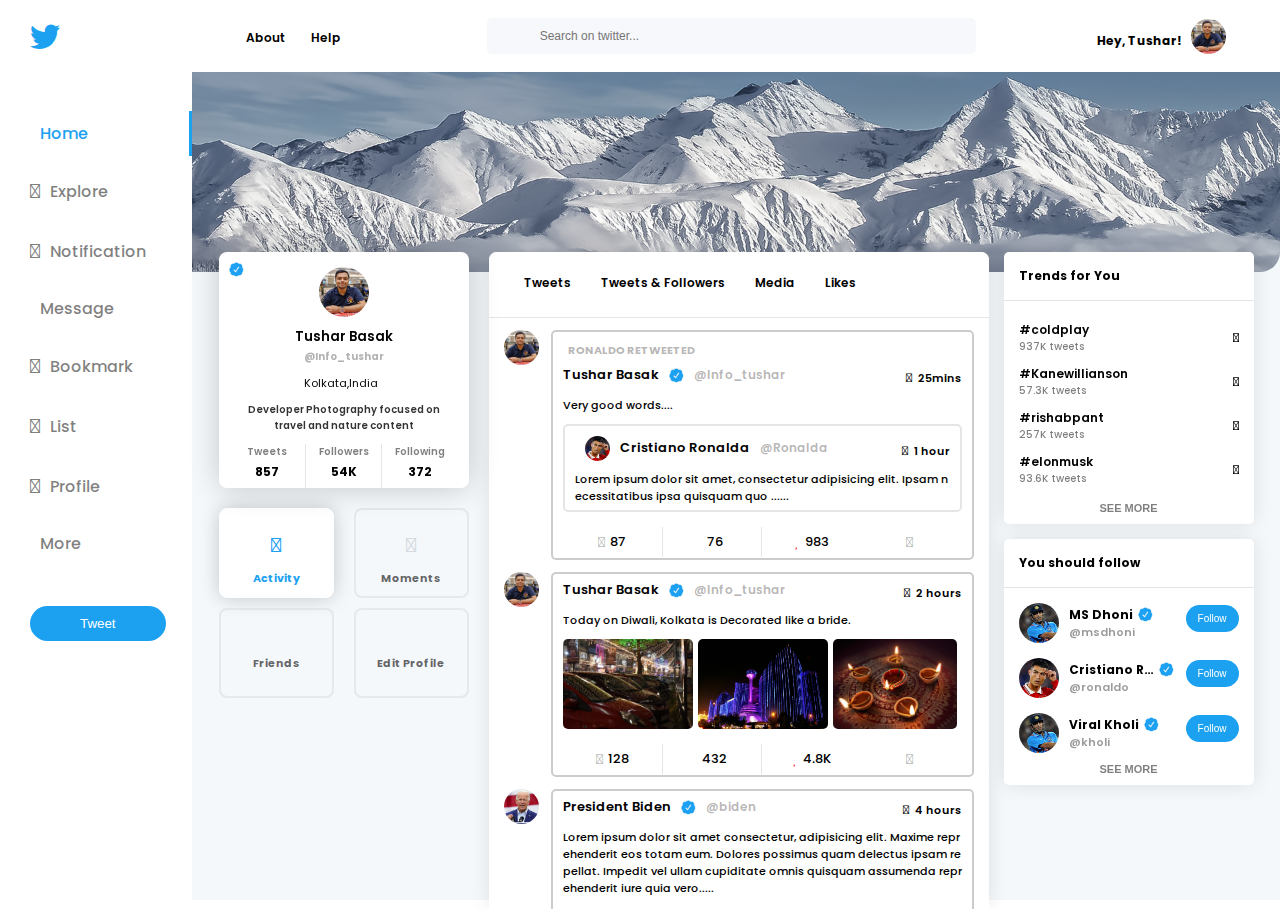
<file: index.html>
<!DOCTYPE html>
<html lang="en">

<head>
  <meta charset="UTF-8">
  <meta http-equiv="X-UA-Compatible" content="IE=edge">
  <meta name="viewport" content="width=device-width, initial-scale=1.0">
  <link rel="shortcut icon" href="img/favicon.png" type="image/x-icon">
  <link rel="stylesheet" href="https://cdnjs.cloudflare.com/ajax/libs/font-awesome/5.15.4/css/all.min.css"
    integrity="sha512-1ycn6IcaQQ40/MKBW2W4Rhis/DbILU74C1vSrLJxCq57o941Ym01SwNsOMqvEBFlcgUa6xLiPY/NS5R+E6ztJQ=="
    crossorigin="anonymous" referrerpolicy="no-referrer" />
  <link rel="stylesheet" href="https://cdnjs.cloudflare.com/ajax/libs/font-awesome/6.4.0/css/all.min.css"
    integrity="sha512-iecdLmaskl7CVkqkXNQ/ZH/XLlvWZOJyj7Yy7tcenmpD1ypASozpmT/E0iPtmFIB46ZmdtAc9eNBvH0H/ZpiBw=="
    crossorigin="anonymous" referrerpolicy="no-referrer" />
  <link rel="stylesheet" href="style.css">
  <title>Twitter Clone</title>
</head>

<body>
  <header>
    <aside>
      <a href="#" class="logo"><i class="fab fa-twitter"></i></a>
      <ul>
        <li class="li_active"><a href="/"><i class="fa-solid fa-house"></i> Home</a></li>
        <li><a href="#"><i class="fa-solid fa-hashtag"></i> Explore</a></li>
        <li><a href="#"><i class="fa-solid fa-bell"></i> Notification</a></li>
        <li><a href="#"><i class="fa-solid fa-message"></i> Message</a></li>
        <li><a href="#"><i class="fa-solid fa-bookmark"></i> Bookmark</a></li>
        <li><a href="#"><i class="fa-solid fa-clipboard-list"></i> List</a></li>
        <li><a href="profile.html"><i class="fa-solid fa-user"></i> Profile</a></li>
        <li><a href="#"><i class="fa-solid fa-ellipsis"></i> More</a></li>
      </ul>
      <button>Tweet</button>
    </aside>
    <section>
      <nav>
        <ul>
          <li><a href="#">About</a></li>
          <li><a href="#">Help</a></li>
        </ul>
        <div class="search_bar">
          <i class="fa-solid fa-magnifying-glass"></i>
          <input type="text" placeholder="Search on twitter...">
        </div>
        <div class="user">
          <h6>Hey, Tushar!</h6>
          <img src="img/user_tushar.jpeg" alt="profile picture">
        </div>
      </nav>
      <div class="profile_post_folloe_box">
        <div class="profile_box">
          <div class="profile_card">
            <img src="icon/bluetick.png" alt="blue tick" class="blue_tick_pc">
            <img src="img/user_tushar.jpeg" alt="profile image" class="profile_image">
            <h5>Tushar Basak</h5>
            <h6>@Info_tushar</h6>
            <address>
              <a href="#">
                <i class="fa-sharp fa-solid fa-location-dot"></i>
                Kolkata,India
              </a>
              <a href="#">
                <i class="fa-solid fa-earth-americas"></i>
              </a>
            </address>
            <p>Developer Photography focused on travel and nature content</p>
            <div class="data">
              <div class="data_card">
                <p>Tweets</p>
                <h4>857</h4>
              </div>
              <div class="data_card">
                <p>Followers</p>
                <h4>54K</h4>
              </div>
              <div class="data_card">
                <p>Following</p>
                <h4>372</h4>
              </div>
            </div>

          </div>
          <div class="activity_box">
            <div class="activity_card_box">
              <i class="fa-solid fa-eye"></i>
              <h6>Activity</h6>
            </div>
            <div class="activity_card_box">
              <i class="fa-solid fa-bolt"></i>
              <h6>Moments</h6>
            </div>
            <div class="activity_card_box">
              <i class="fa-solid fa-user-group"></i>
              <h6>Friends</h6>
            </div>
            <div class="activity_card_box">
              <i class="fa-solid fa-gear"></i>
              <h6>Edit Profile</h6>
            </div>
          </div>
        </div>
        <div class="post_follow_box">
          <div class="post_box">
            <nav>
              <ul>
                <li><a href="#">Tweets</a></li>
                <li><a href="#">Tweets & Followers</a></li>
                <li><a href="#">Media</a></li>
                <li><a href="#">Likes</a></li>
              </ul>
              <i class="fa-solid fa-ellipsis"></i>
            </nav>
            <div class="post_main_box">
              <div class="post_card_box">
                <div class="post_profile">
                  <img src="img/user_tushar.jpeg" alt="profile Image">
                </div>
                <div class="content">
                  <h6 class="retweet"><i class="fa-solid fa-repeat"></i> RONALDO RETWEETED</h6>
                  <div class="user_name_time">
                    <h5>Tushar Basak <img src="icon/bluetick.png" alt="blue tick">
                      <p>@Info_tushar</p>
                    </h5>
                    <h6><i class="fa-regular fa-clock"></i> 25mins</h6>
                  </div>
                  <h3>Very good words....</h3>
                  <div class="retweet_content_box">
                    <div class="user_name_time">
                      <h5><img src="img/user2.jpg" alt="Cristiano Ronaldo">Cristiano Ronalda
                        <p>@Ronalda</p>
                      </h5>
                      <h6><i class="fa-regular fa-clock"></i> 1 hour</h6>
                    </div>
                    <h3>Lorem ipsum dolor sit amet, consectetur adipisicing elit. Ipsam
                      necessitatibus ipsa quisquam quo ...... </h3>
                  </div>
                  <div class="tweet_card_social_data">
                    <div class="tweet_social_card">
                      <i class="fa-solid fa-comment"></i>
                      <span>87</span>
                    </div>
                    <div class="tweet_social_card">
                      <i class="fa-solid fa-repeat"></i>
                      <span>76</span>
                    </div>
                    <div class="tweet_social_card">
                      <i class="fa-solid fa-heart"></i>
                      <span>983</span>
                    </div>
                    <div class="tweet_social_card">
                      <i class="fa-solid fa-share"></i>
                    </div>
                  </div>

                </div>
              </div>
              <div class="post_card_box">
                <div class="post_profile">
                  <img src="img/user_tushar.jpeg" alt="profile Image">
                </div>
                <div class="content">

                  <div class="user_name_time">
                    <h5>Tushar Basak <img src="icon/bluetick.png" alt="blue tick">
                      <p>@Info_tushar</p>
                    </h5>
                    <h6><i class="fa-regular fa-clock"></i> 2 hours</h6>
                  </div>
                  <h3>Today on Diwali, Kolkata is Decorated like a bride.</h3>
                  <div class="image_post_box">
                    <img src="img/img1.jpg" alt="">
                    <img src="img/img2.webp" alt="">
                    <img src="img/img3.jpg" alt="">
                  </div>

                  <div class="tweet_card_social_data">
                    <div class="tweet_social_card">
                      <i class="fa-solid fa-comment"></i>
                      <span>128</span>
                    </div>
                    <div class="tweet_social_card">
                      <i class="fa-solid fa-repeat"></i>
                      <span>432</span>
                    </div>
                    <div class="tweet_social_card">
                      <i class="fa-solid fa-heart"></i>
                      <span>4.8K</span>
                    </div>
                    <div class="tweet_social_card">
                      <i class="fa-solid fa-share"></i>
                    </div>
                  </div>

                </div>
              </div>
              <div class="post_card_box">
                <div class="post_profile">
                  <img src="img/user4.jpg" alt="profile Image">
                </div>
                <div class="content">

                  <div class="user_name_time">
                    <h5>President Biden <img src="icon/bluetick.png" alt="blue tick">
                      <p>@biden</p>
                    </h5>
                    <h6><i class="fa-regular fa-clock"></i> 4 hours</h6>
                  </div>
                  <h3>Lorem ipsum dolor sit amet consectetur, adipisicing elit. Maxime reprehenderit
                    eos totam eum. Dolores possimus quam delectus ipsam repellat. Impedit vel ullam
                    cupiditate omnis quisquam assumenda reprehenderit iure quia vero.....</h3>


                  <div class="tweet_card_social_data">
                    <div class="tweet_social_card">
                      <i class="fa-solid fa-comment"></i>
                      <span>5628</span>
                    </div>
                    <div class="tweet_social_card">
                      <i class="fa-solid fa-repeat"></i>
                      <span>2432</span>
                    </div>
                    <div class="tweet_social_card">
                      <i class="fa-solid fa-heart"></i>
                      <span>64.8K</span>
                    </div>
                    <div class="tweet_social_card">
                      <i class="fa-solid fa-share"></i>
                    </div>
                  </div>

                </div>
              </div>
            </div>
          </div>

          <div class="follow_box">
            <div class="tread_for_you">
              <nav>
                <h6>Trends for You</h6>
                <i class="fa-solid fa-gear"></i>
              </nav>
              <div class="trend_box">
                <div class="rate">
                  <li><a href="#">#coldplay <br>
                      <p>937K tweets</p>
                    </a><i class="fa-solid fa-chevron-down"></i></li>
                  <div class="interest">
                    <button class="smile"><i class="fa-solid fa-face-smile"></i> Interested</button>
                    <button class="frown"><i class="fa-solid fa-face-frown"></i> Not
                      Interested</button>
                  </div>
                </div>
                <div class="rate">
                  <li><a href="#">#Kanewillianson <br>
                      <p>57.3K tweets</p>
                    </a><i class="fa-solid fa-chevron-down"></i></li>
                  <div class="interest">
                    <button class="smile"><i class="fa-solid fa-face-smile"></i> Interested</button>
                    <button class="frown"><i class="fa-solid fa-face-frown"></i> Not
                      Interested</button>
                  </div>
                </div>
                <div class="rate">
                  <li><a href="#">#rishabpant <br>
                      <p>257K tweets</p>
                    </a><i class="fa-solid fa-chevron-down"></i></li>
                  <div class="interest">
                    <button class="smile"><i class="fa-solid fa-face-smile"></i> Interested</button>
                    <button class="frown"><i class="fa-solid fa-face-frown"></i> Not
                      Interested</button>
                  </div>
                </div>
                <div class="rate">
                  <li><a href="#">#elonmusk <br>
                      <p>93.6K tweets</p>
                    </a><i class="fa-solid fa-chevron-down"></i></li>
                  <div class="interest">
                    <button class="smile"><i class="fa-solid fa-face-smile"></i> Interested</button>
                    <button class="frown"><i class="fa-solid fa-face-frown"></i> Not
                      Interested</button>
                  </div>
                </div>
                <button class="see_more">SEE MORE</button>
              </div>
            </div>
            <div class="you_should_follow tread_for_you">
              <nav>
                <h6>You should follow</h6>
                <i class="fa-solid fa-rotate-right"></i>
              </nav>
              <div class="follow_box">
                <div class="follow_profile_name">
                  <img src="img/user1.jpg" alt="profile image" class="follow_profile">
                  <div class="user_name">
                    <div class="user_name_follow">
                      <h6>MS Dhoni</h6><img src="icon/bluetick.png" alt="bluetick">
                    </div>
                    <p>@msdhoni</p>
                  </div>
                </div>
                <button>Follow</button>
              </div>
              <div class="follow_box">
                <div class="follow_profile_name">
                  <img src="img/user2.jpg" alt="profile image" class="follow_profile">
                  <div class="user_name">
                    <div class="user_name_follow">
                      <h6>Cristiano Ronalda</h6><img src="icon/bluetick.png" alt="bluetick">
                    </div>
                    <p>@ronaldo</p>
                  </div>
                </div>
                <button>Follow</button>
              </div>
              <div class="follow_box">
                <div class="follow_profile_name">
                  <img src="img/user1.jpg" alt="profile image" class="follow_profile">
                  <div class="user_name">
                    <div class="user_name_follow">
                      <h6>Viral Kholi</h6><img src="icon/bluetick.png" alt="bluetick">
                    </div>
                    <p>@kholi</p>
                  </div>
                </div>
                <button>Follow</button>
              </div>
              <button class="see_more">SEE MORE</button>

            </div>
          </div>
        </div>

      </div>

    </section>

  </header>

</body>

</html>
</file>
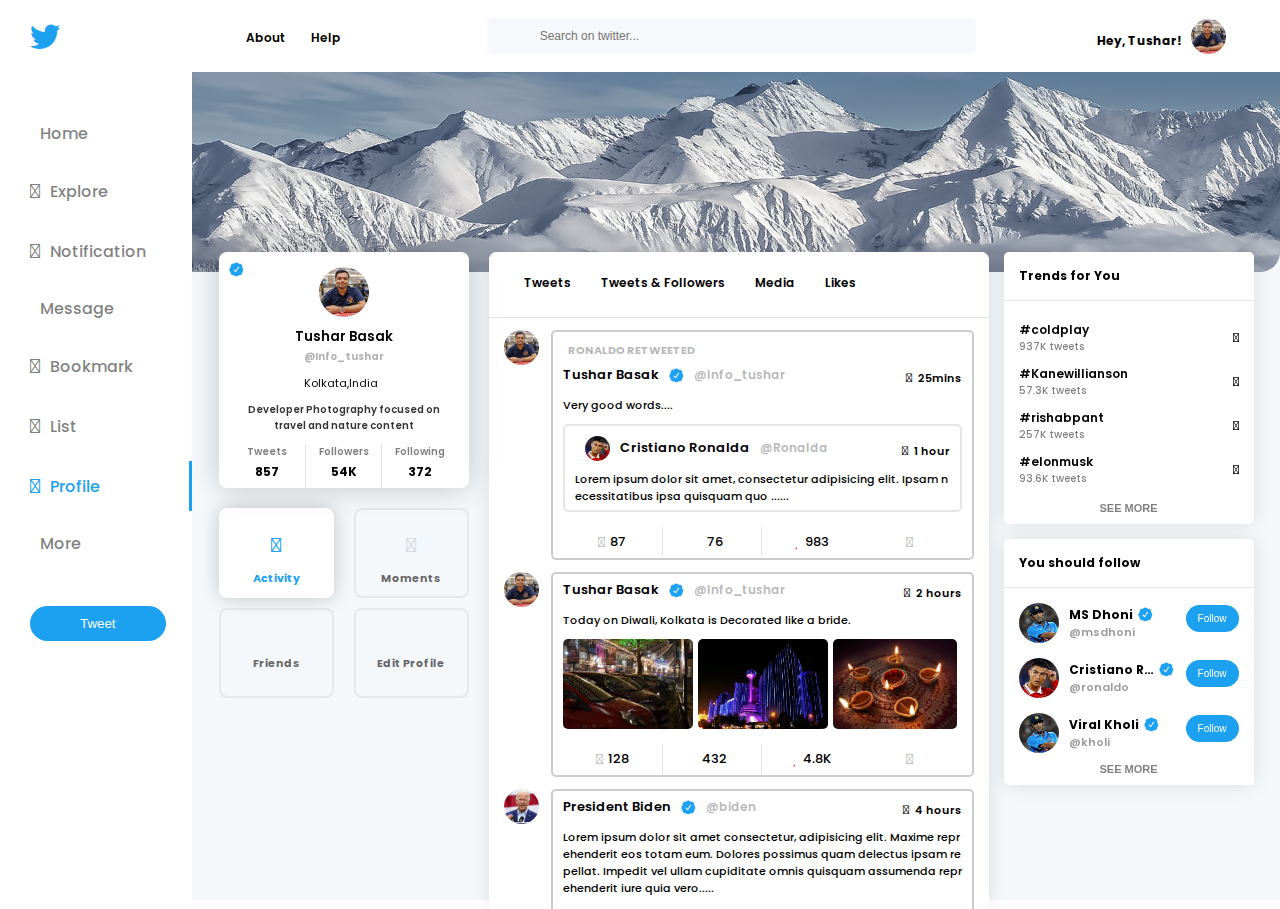
<file: profile.html>
<!DOCTYPE html>
<html lang="en">

<head>
  <meta charset="UTF-8">
  <meta http-equiv="X-UA-Compatible" content="IE=edge">
  <meta name="viewport" content="width=device-width, initial-scale=1.0">
  <link rel="shortcut icon" href="img/favicon.png" type="image/x-icon">
  <link rel="stylesheet" href="https://cdnjs.cloudflare.com/ajax/libs/font-awesome/5.15.4/css/all.min.css"
    integrity="sha512-1ycn6IcaQQ40/MKBW2W4Rhis/DbILU74C1vSrLJxCq57o941Ym01SwNsOMqvEBFlcgUa6xLiPY/NS5R+E6ztJQ=="
    crossorigin="anonymous" referrerpolicy="no-referrer" />
  <link rel="stylesheet" href="https://cdnjs.cloudflare.com/ajax/libs/font-awesome/6.4.0/css/all.min.css"
    integrity="sha512-iecdLmaskl7CVkqkXNQ/ZH/XLlvWZOJyj7Yy7tcenmpD1ypASozpmT/E0iPtmFIB46ZmdtAc9eNBvH0H/ZpiBw=="
    crossorigin="anonymous" referrerpolicy="no-referrer" />
  <link rel="stylesheet" href="style.css">
  <title>Twitter Clone</title>
</head>

<body>
  <header>
    <aside>
      <a href="#" class="logo"><i class="fab fa-twitter"></i></a>
      <ul>
        <li><a href="/"><i class="fa-solid fa-house"></i> Home</a></li>
        <li><a href="#"><i class="fa-solid fa-hashtag"></i> Explore</a></li>
        <li><a href="#"><i class="fa-solid fa-bell"></i> Notification</a></li>
        <li><a href="#"><i class="fa-solid fa-message"></i> Message</a></li>
        <li><a href="#"><i class="fa-solid fa-bookmark"></i> Bookmark</a></li>
        <li><a href="#"><i class="fa-solid fa-clipboard-list"></i> List</a></li>
        <li class="li_active"><a href="profile.html"><i class="fa-solid fa-user"></i> Profile</a></li>
        <li><a href="#"><i class="fa-solid fa-ellipsis"></i> More</a></li>
      </ul>
      <button>Tweet</button>
    </aside>
    <section>
      <nav>
        <ul>
          <li><a href="#">About</a></li>
          <li><a href="#">Help</a></li>
        </ul>
        <div class="search_bar">
          <i class="fa-solid fa-magnifying-glass"></i>
          <input type="text" placeholder="Search on twitter...">
        </div>
        <div class="user">
          <h6>Hey, Tushar!</h6>
          <img src="img/user_tushar.jpeg" alt="profile picture">
        </div>
      </nav>
      <div class="profile_post_folloe_box">
        <div class="profile_box">
          <div class="profile_card">
            <img src="icon/bluetick.png" alt="blue tick" class="blue_tick_pc">
            <img src="img/user_tushar.jpeg" alt="profile image" class="profile_image">
            <h5>Tushar Basak</h5>
            <h6>@Info_tushar</h6>
            <address>
              <a href="#">
                <i class="fa-sharp fa-solid fa-location-dot"></i>
                Kolkata,India
              </a>
              <a href="#">
                <i class="fa-solid fa-earth-americas"></i>
              </a>
            </address>
            <p>Developer Photography focused on travel and nature content</p>
            <div class="data">
              <div class="data_card">
                <p>Tweets</p>
                <h4>857</h4>
              </div>
              <div class="data_card">
                <p>Followers</p>
                <h4>54K</h4>
              </div>
              <div class="data_card">
                <p>Following</p>
                <h4>372</h4>
              </div>
            </div>

          </div>
          <div class="activity_box">
            <div class="activity_card_box">
              <i class="fa-solid fa-eye"></i>
              <h6>Activity</h6>
            </div>
            <div class="activity_card_box">
              <i class="fa-solid fa-bolt"></i>
              <h6>Moments</h6>
            </div>
            <div class="activity_card_box">
              <i class="fa-solid fa-user-group"></i>
              <h6>Friends</h6>
            </div>
            <div class="activity_card_box">
              <i class="fa-solid fa-gear"></i>
              <h6>Edit Profile</h6>
            </div>
          </div>
        </div>
        <div class="post_follow_box">
          <div class="post_box">
            <nav>
              <ul>
                <li><a href="#">Tweets</a></li>
                <li><a href="#">Tweets & Followers</a></li>
                <li><a href="#">Media</a></li>
                <li><a href="#">Likes</a></li>
              </ul>
              <i class="fa-solid fa-ellipsis"></i>
            </nav>
            <div class="post_main_box">
              <div class="post_card_box">
                <div class="post_profile">
                  <img src="img/user_tushar.jpeg" alt="profile Image">
                </div>
                <div class="content">
                  <h6 class="retweet"><i class="fa-solid fa-repeat"></i> RONALDO RETWEETED</h6>
                  <div class="user_name_time">
                    <h5>Tushar Basak <img src="icon/bluetick.png" alt="blue tick">
                      <p>@Info_tushar</p>
                    </h5>
                    <h6><i class="fa-regular fa-clock"></i> 25mins</h6>
                  </div>
                  <h3>Very good words....</h3>
                  <div class="retweet_content_box">
                    <div class="user_name_time">
                      <h5><img src="img/user2.jpg" alt="Cristiano Ronaldo">Cristiano Ronalda
                        <p>@Ronalda</p>
                      </h5>
                      <h6><i class="fa-regular fa-clock"></i> 1 hour</h6>
                    </div>
                    <h3>Lorem ipsum dolor sit amet, consectetur adipisicing elit. Ipsam
                      necessitatibus ipsa quisquam quo ...... </h3>
                  </div>
                  <div class="tweet_card_social_data">
                    <div class="tweet_social_card">
                      <i class="fa-solid fa-comment"></i>
                      <span>87</span>
                    </div>
                    <div class="tweet_social_card">
                      <i class="fa-solid fa-repeat"></i>
                      <span>76</span>
                    </div>
                    <div class="tweet_social_card">
                      <i class="fa-solid fa-heart"></i>
                      <span>983</span>
                    </div>
                    <div class="tweet_social_card">
                      <i class="fa-solid fa-share"></i>
                    </div>
                  </div>

                </div>
              </div>
              <div class="post_card_box">
                <div class="post_profile">
                  <img src="img/user_tushar.jpeg" alt="profile Image">
                </div>
                <div class="content">

                  <div class="user_name_time">
                    <h5>Tushar Basak <img src="icon/bluetick.png" alt="blue tick">
                      <p>@Info_tushar</p>
                    </h5>
                    <h6><i class="fa-regular fa-clock"></i> 2 hours</h6>
                  </div>
                  <h3>Today on Diwali, Kolkata is Decorated like a bride.</h3>
                  <div class="image_post_box">
                    <img src="img/img1.jpg" alt="">
                    <img src="img/img2.webp" alt="">
                    <img src="img/img3.jpg" alt="">
                  </div>

                  <div class="tweet_card_social_data">
                    <div class="tweet_social_card">
                      <i class="fa-solid fa-comment"></i>
                      <span>128</span>
                    </div>
                    <div class="tweet_social_card">
                      <i class="fa-solid fa-repeat"></i>
                      <span>432</span>
                    </div>
                    <div class="tweet_social_card">
                      <i class="fa-solid fa-heart"></i>
                      <span>4.8K</span>
                    </div>
                    <div class="tweet_social_card">
                      <i class="fa-solid fa-share"></i>
                    </div>
                  </div>

                </div>
              </div>
              <div class="post_card_box">
                <div class="post_profile">
                  <img src="img/user4.jpg" alt="profile Image">
                </div>
                <div class="content">

                  <div class="user_name_time">
                    <h5>President Biden <img src="icon/bluetick.png" alt="blue tick">
                      <p>@biden</p>
                    </h5>
                    <h6><i class="fa-regular fa-clock"></i> 4 hours</h6>
                  </div>
                  <h3>Lorem ipsum dolor sit amet consectetur, adipisicing elit. Maxime reprehenderit
                    eos totam eum. Dolores possimus quam delectus ipsam repellat. Impedit vel ullam
                    cupiditate omnis quisquam assumenda reprehenderit iure quia vero.....</h3>


                  <div class="tweet_card_social_data">
                    <div class="tweet_social_card">
                      <i class="fa-solid fa-comment"></i>
                      <span>5628</span>
                    </div>
                    <div class="tweet_social_card">
                      <i class="fa-solid fa-repeat"></i>
                      <span>2432</span>
                    </div>
                    <div class="tweet_social_card">
                      <i class="fa-solid fa-heart"></i>
                      <span>64.8K</span>
                    </div>
                    <div class="tweet_social_card">
                      <i class="fa-solid fa-share"></i>
                    </div>
                  </div>

                </div>
              </div>
            </div>
          </div>

          <div class="follow_box">
            <div class="tread_for_you">
              <nav>
                <h6>Trends for You</h6>
                <i class="fa-solid fa-gear"></i>
              </nav>
              <div class="trend_box">
                <div class="rate">
                  <li><a href="#">#coldplay <br>
                      <p>937K tweets</p>
                    </a><i class="fa-solid fa-chevron-down"></i></li>
                  <div class="interest">
                    <button class="smile"><i class="fa-solid fa-face-smile"></i> Interested</button>
                    <button class="frown"><i class="fa-solid fa-face-frown"></i> Not
                      Interested</button>
                  </div>
                </div>
                <div class="rate">
                  <li><a href="#">#Kanewillianson <br>
                      <p>57.3K tweets</p>
                    </a><i class="fa-solid fa-chevron-down"></i></li>
                  <div class="interest">
                    <button class="smile"><i class="fa-solid fa-face-smile"></i> Interested</button>
                    <button class="frown"><i class="fa-solid fa-face-frown"></i> Not
                      Interested</button>
                  </div>
                </div>
                <div class="rate">
                  <li><a href="#">#rishabpant <br>
                      <p>257K tweets</p>
                    </a><i class="fa-solid fa-chevron-down"></i></li>
                  <div class="interest">
                    <button class="smile"><i class="fa-solid fa-face-smile"></i> Interested</button>
                    <button class="frown"><i class="fa-solid fa-face-frown"></i> Not
                      Interested</button>
                  </div>
                </div>
                <div class="rate">
                  <li><a href="#">#elonmusk <br>
                      <p>93.6K tweets</p>
                    </a><i class="fa-solid fa-chevron-down"></i></li>
                  <div class="interest">
                    <button class="smile"><i class="fa-solid fa-face-smile"></i> Interested</button>
                    <button class="frown"><i class="fa-solid fa-face-frown"></i> Not
                      Interested</button>
                  </div>
                </div>
                <button class="see_more">SEE MORE</button>
              </div>
            </div>
            <div class="you_should_follow tread_for_you">
              <nav>
                <h6>You should follow</h6>
                <i class="fa-solid fa-rotate-right"></i>
              </nav>
              <div class="follow_box">
                <div class="follow_profile_name">
                  <img src="img/user1.jpg" alt="profile image" class="follow_profile">
                  <div class="user_name">
                    <div class="user_name_follow">
                      <h6>MS Dhoni</h6><img src="icon/bluetick.png" alt="bluetick">
                    </div>
                    <p>@msdhoni</p>
                  </div>
                </div>
                <button>Follow</button>
              </div>
              <div class="follow_box">
                <div class="follow_profile_name">
                  <img src="img/user2.jpg" alt="profile image" class="follow_profile">
                  <div class="user_name">
                    <div class="user_name_follow">
                      <h6>Cristiano Ronalda</h6><img src="icon/bluetick.png" alt="bluetick">
                    </div>
                    <p>@ronaldo</p>
                  </div>
                </div>
                <button>Follow</button>
              </div>
              <div class="follow_box">
                <div class="follow_profile_name">
                  <img src="img/user1.jpg" alt="profile image" class="follow_profile">
                  <div class="user_name">
                    <div class="user_name_follow">
                      <h6>Viral Kholi</h6><img src="icon/bluetick.png" alt="bluetick">
                    </div>
                    <p>@kholi</p>
                  </div>
                </div>
                <button>Follow</button>
              </div>
              <button class="see_more">SEE MORE</button>

            </div>
          </div>
        </div>

      </div>

    </section>
  </header>
</body>

</html>
</file>
<file: style.css>
@import url('https://fonts.googleapis.com/css2?family=Poppins:ital,wght@0,100;0,200;0,300;0,400;0,500;0,600;0,700;0,800;0,900;1,100;1,200;1,300;1,400;1,500;1,600;1,700;1,800;1,900&display=swap');

* {
  padding: 0;
  margin: 0;
  box-sizing: border-box;
}

body {
  font-family: 'Poppins', sans-serif;
}

header {
  position: relative;
  width: 100%;
  height: 100vh;
  background: #f4f8fb;
  display: flex;
}

header aside {
  width: 15%;
  height: 100%;
  background: #fff;
  padding: 15px 0px 15px 30px;
}

header section {
  position: relative;
  width: 85%;
  height: 100%;
  /* border: 2px solid green; */
}

header aside .logo {
  font-size: 30px;
  color: #1ca1f1;
}

header aside ul {
  list-style-type: none;
  margin-top: 50px;
}

header aside ul li {
  padding: 10px 0px;
  margin-top: 10px;
}

header aside ul li a {
  text-decoration: none;
  color: rgb(0, 0, 0, .5);
  font-size: 16px;
  font-weight: 500;
  display: flex;
  align-items: center;
  transition: .3s linear;
}

header aside ul li a:hover {
  color: #1ca1f1;
}

header aside ul li a i {
  margin-right: 10px;
  font-size: 20px;
}

/* active class list item */
header aside ul .li_active {
  border-right: 3px solid #1ca1f1;
}

header aside ul .li_active a {
  color: #1ca1f1;
}

header aside button {
  margin-top: 40px;
  padding: 10px 50px;
  border-radius: 20px;
  border: none;
  outline: none;
  color: #fff;
  background: #1ca1f1;
  transition: .3 linear;
  cursor: pointer;
}

header aside button:hover {
  background: rgb(28, 161, 241, .5);
}

header section nav {
  width: 100%;
  height: 8%;
  background: #fff;
  display: flex;
  align-items: center;
  justify-content: space-between;
  padding: 0 5%;
}

header section nav ul {
  list-style: none;
  display: flex;
  align-items: center;
}

header section nav ul li {
  padding: 3px 25px 3px 0px;
}

header section nav ul li a {
  text-decoration: none;
  font-size: 12px;
  font-weight: 600;
  color: #000;
  transition: .3s linear;
}

header section nav ul li a:hover {
  color: gray;
}

header section nav .search_bar {
  width: 50%;
  display: flex;
  align-items: center;
  justify-content: center;
  background: #f7f8fb;
  padding: 8px 15px;
  border-radius: 5px;
}

header section nav .search_bar input {
  width: 90%;
  padding: 3px 15px;
  border: none;
  outline: none;
  font-size: 12px;
  background: none;
}

header section nav .search_bar .bi {
  font-size: 14px;
}

header section nav .user {
  display: flex;
  align-items: center;
}

header section nav .user h6 {
  color: #000;
  font-size: 12px;
}

header section nav .user img {
  margin-left: 10px;
  width: 35px;
  height: 35px;
  border-radius: 50%;
}

header section::before {
  content: '';
  position: absolute;
  width: 100%;
  height: 200px;
  background: url(img/bg1.png)no-repeat center center/cover;
  top: 8%;
  border-radius: 0px 0px 20px 0px;
  opacity: .9;
}

header section .profile_post_folloe_box {
  position: absolute;
  top: 28%;
  width: 100%;
  height: 73%;
  /* border: 1px solid #000; */
  display: flex;
  justify-content: center;
}

header section .profile_post_folloe_box .profile_box {
  width: 250px;
  height: auto;
  /* border: 1px solid #000 */
}

header section .profile_post_folloe_box .profile_box .profile_card {
  position: relative;
  width: 100%;
  height: auto;
  background-color: #fff;
  box-shadow: 0px 0px 30px rgb(0, 0, 0, .2);
  padding: 15px 10px 0px 10px;
  border-radius: 8px;
  display: flex;
  align-items: center;
  justify-content: center;
  flex-direction: column;

}

header section .profile_post_folloe_box .profile_box .profile_card .blue_tick_pc {
  position: absolute;
  top: 10px;
  left: 10px;
  width: 15px;
}

header section .profile_post_folloe_box .profile_box .profile_card .profile_image {
  width: 50px;
  height: 50px;
  border-radius: 50%;
}

header section .profile_post_folloe_box .profile_box .profile_card h5 {
  font-weight: 600;
  margin-top: 10px;
}

header section .profile_post_folloe_box .profile_box .profile_card h6 {
  color: rgb(0, 0, 0, .3);
  font-size: 10px;
  padding: 2px 0px;
}

header section .profile_post_folloe_box .profile_box .profile_card address {
  display: flex;
  align-items: center;
  margin-top: 8px;
}

header section .profile_post_folloe_box .profile_box .profile_card address a {
  text-decoration: none;
  color: #000;
  font-size: 11px;
  font-style: normal;
}

header section .profile_post_folloe_box .profile_box .profile_card address a:nth-child(2) {
  margin-left: 5px;
}

header section .profile_post_folloe_box .profile_box .profile_card p {
  font-size: 10px;
  font-weight: 600;
  text-align: center;
  margin-top: 10px;
  padding: 0px 5px;
  color: rgb(0, 0, 0, .8);
}

header section .profile_post_folloe_box .profile_box .profile_card .data {
  width: 100%;
  display: flex;
  align-items: center;
  justify-content: space-between;
  margin-top: 10px;
}

header section .profile_post_folloe_box .profile_box .profile_card .data .data_card {
  width: 33.33%;

}

header section .profile_post_folloe_box .profile_box .profile_card .data .data_card:nth-child(2) {
  border-left: 1px solid rgb(0, 0, 0, .1);
  border-right: 1px solid rgb(0, 0, 0, .1);
}

header section .profile_post_folloe_box .profile_box .profile_card .data .data_card p,
h4 {
  text-align: center;
  font-size: 10px;
  margin-top: 0px;
  color: rgb(0, 0, 0, .5);

}

header section .profile_post_folloe_box .profile_box .profile_card .data .data_card h4 {
  font-size: 12px;
  padding: 3px 0px 7px 0px;
  color: #000;
}

header section .profile_post_folloe_box .profile_box .activity_box {
  width: 100%;
  height: auto;
  display: flex;
  align-items: center;
  justify-content: space-between;
  flex-wrap: wrap;
  /* border: 1px solid #000; */
  margin-top: 10px;
}

header section .profile_post_folloe_box .profile_box .activity_box .activity_card_box {
  width: 115px;
  height: 90px;
  border: 2px solid rgb(213, 218, 222, .5);
  margin-top: 10px;
  border-radius: 8px;
  display: flex;
  align-items: center;
  justify-content: center;
  flex-direction: column;
  transition: .3s linear;
  cursor: pointer;
}

header section .profile_post_folloe_box .profile_box .activity_box .activity_card_box:nth-child(1) {
  background: #fff;
  box-shadow: 0px 0px 20px rgb(0, 0, 0, .2);
  border: 1px solid #fff;
}

header section .profile_post_folloe_box .profile_box .activity_box .activity_card_box i,
h6 {
  font-size: 20px;
  color: #d5dade;
  padding-top: 10px;
  transition: .3s linear;
}

header section .profile_post_folloe_box .profile_box .activity_box .activity_card_box h6 {
  color: rgb(0, 0, 0, .6);
  font-size: 11px;
}

header section .profile_post_folloe_box .profile_box .activity_box .activity_card_box:hover {
  background: #fff;
  border: 2px solid #fff;
  box-shadow: 0px 0px 20px rgb(0, 0, 0, .1);
}

header section .profile_post_folloe_box .profile_box .activity_box .activity_card_box:hover h6 {
  color: #1ca1f1;
}

header section .profile_post_folloe_box .profile_box .activity_box .activity_card_box:hover i {
  color: #1ca1f1;
}

header section .profile_post_folloe_box .profile_box .activity_box .activity_card_box:nth-child(1) h6 {
  color: #1ca1f1;
}

header section .profile_post_folloe_box .profile_box .activity_box .activity_card_box:nth-child(1) i {
  color: #1ca1f1;
}

header section .profile_post_folloe_box .post_follow_box {
  width: auto;
  height: auto;
  /* border: 1px solid #000; */
  margin-left: 20px;
  display: flex;
}

header section .profile_post_folloe_box .post_follow_box .post_box {
  width: 500px;
  height: 100%;
  background: #fff;
  box-shadow: 0px 0px 20px rgb(0, 0, 0, .1);
  border-radius: 8px;
}


header section .profile_post_folloe_box .post_follow_box .follow_box {
  width: 250px;
  height: auto;
  margin-left: 15px;
  /* border: 1px solid #000; */
}

header section .profile_post_folloe_box .post_follow_box .post_box nav {
  border-radius: 8px 8px 0px 0px;
  border-bottom: 1px solid rgb(0, 0, 0, .1);
  height: 10%;
}

header section .profile_post_folloe_box .post_follow_box .post_box nav li {
  border-bottom: 3px solid transparent;
  display: flex;
  align-items: center;
  justify-content: center;
  padding: 3px 0px;
  margin-right: 10px;
  transition: .3 linear;
}

header section .profile_post_folloe_box .post_follow_box .post_box nav li:hover {
  border-bottom: 3px solid #1ca1f1;
}

header section .profile_post_folloe_box .post_follow_box .post_box nav li a {
  padding: 12px 10px;
  /* text-align: center; */
}

header section .profile_post_folloe_box .post_follow_box .post_box nav li a:hover {
  color: #1ca1f1;
}

header section .profile_post_folloe_box .post_follow_box .post_box nav i {
  color: rgb(0, 0, 0, .5);
  cursor: pointer;
  transition: .3 linear;
}

header section .profile_post_folloe_box .post_follow_box .post_box nav i:hover {
  color: #000;
}

header section .profile_post_folloe_box .post_follow_box .post_box .post_main_box {
  width: 100%;
  height: 90%;
  /* border: 1px solid #000; */
  overflow: auto;
}

header section .profile_post_folloe_box .post_follow_box .post_box .post_main_box::-webkit-scrollbar {
  width: 5px;
  background: rgb(0, 0, 0, .1);
  border-radius: 20px;
  visibility: hidden;
}

header section .profile_post_folloe_box .post_follow_box .post_box .post_main_box::-webkit-scrollbar-thumb {
  width: 5px;
  background: rgb(0, 0, 0, .2);
  border-radius: 20px;
  visibility: hidden;
}

header section .profile_post_folloe_box .post_follow_box .post_box .post_main_box:hover::-webkit-scrollbar {
  visibility: visible;
}

header section .profile_post_folloe_box .post_follow_box .post_box .post_main_box:hover::-webkit-scrollbar-thumb {
  visibility: visible;
}

header section .profile_post_folloe_box .post_follow_box .post_box .post_main_box .post_card_box {
  width: 100%;
  height: auto;
  background: #fff;
  padding: 12px 15px 0px 15px;
  display: flex;
}

header section .profile_post_folloe_box .post_follow_box .post_box .post_main_box .post_card_box .post_profile {
  width: 10%;
}

header section .profile_post_folloe_box .post_follow_box .post_box .post_main_box .post_card_box .post_profile img {
  width: 35px;
  height: 35px;
  border-radius: 50%;
}

header section .profile_post_folloe_box .post_follow_box .post_box .post_main_box .post_card_box .content {
  width: 90%;
  border: 2px solid rgb(0, 0, 0, .2);
  border-radius: 5px;
  padding: 0px 10px;
}

header section .profile_post_folloe_box .post_follow_box .post_box .post_main_box .post_card_box .content .retweet {
  color: rgb(0, 0, 0, .3);
  font-size: 11px;
  display: flex;
  align-items: center;
}

header section .profile_post_folloe_box .post_follow_box .post_box .post_main_box .post_card_box .content .retweet i {
  font-size: 10px;
  margin-right: 5px;
}

header section .profile_post_folloe_box .post_follow_box .post_box .post_main_box .post_card_box .content .user_name_time {
  display: flex;
  align-items: center;
  justify-content: space-between;
}

header section .profile_post_folloe_box .post_follow_box .post_box .post_main_box .post_card_box .content .user_name_time h5 {
  display: flex;
  align-items: center;
  justify-content: space-between;
  font-size: 13px;
  font-weight: 600;
  margin-top: 5px;
}

header section .profile_post_folloe_box .post_follow_box .post_box .post_main_box .post_card_box .content .user_name_time h5 img {
  width: 15px;
  margin-left: 10px;
}

header section .profile_post_folloe_box .post_follow_box .post_box .post_main_box .post_card_box .content .user_name_time h5 p {
  font-size: 12px;
  color: rgb(0, 0, 0, .3);
  margin-left: 10px;
}

header section .profile_post_folloe_box .post_follow_box .post_box .post_main_box .post_card_box .content .user_name_time h6 {
  color: #000;
  font-size: 11px;
  font-weight: 600;
}

header section .profile_post_folloe_box .post_follow_box .post_box .post_main_box .post_card_box .content .user_name_time h6 i {
  font-size: 12px;
  margin-right: 3px;
}

header section .profile_post_folloe_box .post_follow_box .post_box .post_main_box .post_card_box .content h3 {
  font-size: 11px;
  font-weight: 500;
  word-break: break-all;
  margin-top: 10px;
}

header section .profile_post_folloe_box .post_follow_box .post_box .post_main_box .post_card_box .content .retweet_content_box {
  width: 100%;
  height: auto;
  padding: 5px 10px;
  border: 2px solid rgb(0, 0, 0, .1);
  border-radius: 5px;
  margin-top: 10px;
}

header section .profile_post_folloe_box .post_follow_box .post_box .post_main_box .post_card_box .content .retweet_content_box .user_name_time h5 img:nth-child(1) {
  width: 25px;
  height: 25px;
  border-radius: 50%;
  margin-right: 10px;

}

header section .profile_post_folloe_box .post_follow_box .post_box .post_main_box .post_card_box .content .tweet_card_social_data {
  display: flex;
  align-items: center;
  justify-content: space-between;
  margin-top: 15px;
}

header section .profile_post_folloe_box .post_follow_box .post_box .post_main_box .post_card_box .content .tweet_card_social_data .tweet_social_card {
  width: 25%;
  display: flex;
  align-items: center;
  justify-content: center;
  padding: 5px;
}

header section .profile_post_folloe_box .post_follow_box .post_box .post_main_box .post_card_box .content .tweet_card_social_data .tweet_social_card:nth-child(2) {
  border-left: 1px solid rgb(0, 0, 0, .1);
  border-right: 1px solid rgb(0, 0, 0, .1);
}

header section .profile_post_folloe_box .post_follow_box .post_box .post_main_box .post_card_box .content .tweet_card_social_data .tweet_social_card:nth-child(2) {
  border-right: 1px solid rgb(0, 0, 0, .1);
}

header section .profile_post_folloe_box .post_follow_box .post_box .post_main_box .post_card_box .content .tweet_card_social_data .tweet_social_card i {
  color: rgb(0, 0, 0, .3);
  margin-right: 5px;
  font-size: 14px;
}

header section .profile_post_folloe_box .post_follow_box .post_box .post_main_box .post_card_box .content .tweet_card_social_data .tweet_social_card span {
  font-size: 13px;
  font-weight: 500;
}

header section .profile_post_folloe_box .post_follow_box .post_box .post_main_box .post_card_box .content .tweet_card_social_data .tweet_social_card:nth-child(3) i {
  color: red;
}

header section .profile_post_folloe_box .post_follow_box .post_box .post_main_box .post_card_box .content .image_post_box {
  width: 100%;
  height: auto;
  display: flex;
  margin-top: 10px;
  /* border: 1px solid #000; */
}

header section .profile_post_folloe_box .post_follow_box .post_box .post_main_box .post_card_box .content .image_post_box img {
  width: 130px;
  height: 90px;
  border-radius: 5px;
  margin-right: 5px;

}

header section .profile_post_folloe_box .post_follow_box .follow_box .tread_for_you {
  width: 100%;
  height: auto;
  background: #fff;
  box-shadow: 0px 0px 20px rgb(0, 0, 0, .1);
  border-radius: 5px;
}

header section .profile_post_folloe_box .post_follow_box .follow_box .tread_for_you nav {
  width: 100%;
  height: auto;
  padding: 15px;
  align-items: center;
  border-radius: 8px 8px 0px 0px;
  border-bottom: 1px solid rgb(0, 0, 0, .1);
}

header section .profile_post_folloe_box .post_follow_box .follow_box .tread_for_you nav h6 {
  font-size: 12px;
  color: #000;
  padding: 0px;
}

header section .profile_post_folloe_box .post_follow_box .follow_box .tread_for_you .trend_box {
  width: 100%;
  height: auto;
  padding: 15px 15px 0px 15px;
}

header section .profile_post_folloe_box .post_follow_box .follow_box .tread_for_you .trend_box .rate li {
  list-style-type: none;
  display: flex;
  align-items: center;
  justify-content: space-between;
  padding: 5px 0px;
}

header section .profile_post_folloe_box .post_follow_box .follow_box .tread_for_you .trend_box .rate li a {
  text-decoration: none;
  font-size: 12px;
  font-weight: 600;
  color: #000;
}

header section .profile_post_folloe_box .post_follow_box .follow_box .tread_for_you .trend_box .rate li a p {
  text-decoration: none;
  font-size: 10px;
  font-weight: 500;
  color: rgb(0, 0, 0, .5);
}

header section .profile_post_folloe_box .post_follow_box .follow_box .tread_for_you .trend_box .rate li i {
  font-size: 12px;
}

header section .profile_post_folloe_box .post_follow_box .follow_box .tread_for_you .trend_box .rate .interest button {
  border: none;
  outline: none;
  background: none;
  margin-right: 5px;
  color: rgb(0, 0, 0, .6);
  transition: .3s linear;
  cursor: pointer;
}

header section .profile_post_folloe_box .post_follow_box .follow_box .tread_for_you .trend_box .rate .interest button:hover {
  color: #000;
}

header section .profile_post_folloe_box .post_follow_box .follow_box .tread_for_you .trend_box .rate .interest button i {
  margin-right: 5px;
}

header section .profile_post_folloe_box .post_follow_box .follow_box .tread_for_you .trend_box .rate .interest {
  height: 0px;
  overflow: hidden;
}

header section .profile_post_folloe_box .post_follow_box .follow_box .tread_for_you .trend_box .see_more {
  width: 100%;
  border: none;
  background: none;
  outline: none;
  color: rgb(0, 0, 0, .5);
  font-size: 11px;
  font-weight: 600;
  padding: 10px 0px;
  text-align: center;
  transition: .3s linear;
  cursor: pointer;
}

header section .profile_post_folloe_box .post_follow_box .follow_box .tread_for_you .trend_box .see_more:hover {
  color: #000;
}

header section .profile_post_folloe_box .post_follow_box .follow_box .you_should_follow {
  margin-top: 15px;
}

header section .profile_post_folloe_box .post_follow_box .follow_box .you_should_follow .follow_box {
  width: auto;
  height: auto;
  display: flex;
  align-items: center;
  justify-content: space-between;
  margin: 5px 15px 0px 15px;
}

header section .profile_post_folloe_box .post_follow_box .follow_box .you_should_follow .follow_box .follow_profile_name {
  display: flex;
  align-items: center;
  margin-top: 10px;
  width: 60%;
}

header section .profile_post_folloe_box .post_follow_box .follow_box .you_should_follow .follow_box .follow_profile_name img {
  width: 40px;
  height: 40px;
  border-radius: 50%;
  /* margin-top: 0px; */
}

header section .profile_post_folloe_box .post_follow_box .follow_box .you_should_follow .follow_box .follow_profile_name .user_name {
  margin-left: 10px;
  width: 80%;
}

header section .profile_post_folloe_box .post_follow_box .follow_box .you_should_follow .follow_box .follow_profile_name .user_name .user_name_follow {
  color: #000;
  display: flex;
  align-items: center;
}

header section .profile_post_folloe_box .post_follow_box .follow_box .you_should_follow .follow_box .follow_profile_name .user_name .user_name_follow h6 {
  color: #000;
  padding: 0;
  width: 100%;
  font-size: 12px;
  overflow: hidden;
  white-space: nowrap;
  text-overflow: ellipsis;
}

header section .profile_post_folloe_box .post_follow_box .follow_box .you_should_follow .follow_box .follow_profile_name .user_name .user_name_follow img {
  width: 15px;
  height: 15px;
  margin-left: 5px;
}

header section .profile_post_folloe_box .post_follow_box .follow_box .you_should_follow .follow_box .follow_profile_name .user_name p {
  font-size: 11px;
  color: rgb(0, 0, 0, .4);
  font-weight: 600;
}

header section .profile_post_folloe_box .post_follow_box .follow_box .you_should_follow .follow_box button {
  border: none;
  outline: none;
  padding: 8px 12px;
  background: #1ca1f1;
  color: #fff;
  border-radius: 20px;
  font-size: 10px;
  transition: .3s linear;
  cursor: pointer;
}

header section .profile_post_folloe_box .post_follow_box .follow_box .you_should_follow .follow_box button:hover {
  background: rgb(28, 161, 241, .5);
}

header section .profile_post_folloe_box .post_follow_box .follow_box .you_should_follow .see_more {
  width: 100%;
  border: none;
  background: none;
  outline: none;
  color: rgb(0, 0, 0, .5);
  font-size: 11px;
  font-weight: 600;
  padding: 10px 0px;
  text-align: center;
  transition: .3s linear;
  cursor: pointer;
}

header section .profile_post_folloe_box .post_follow_box .follow_box .you_should_follow .see_more:hover {
  color: #000;
}
</file>
